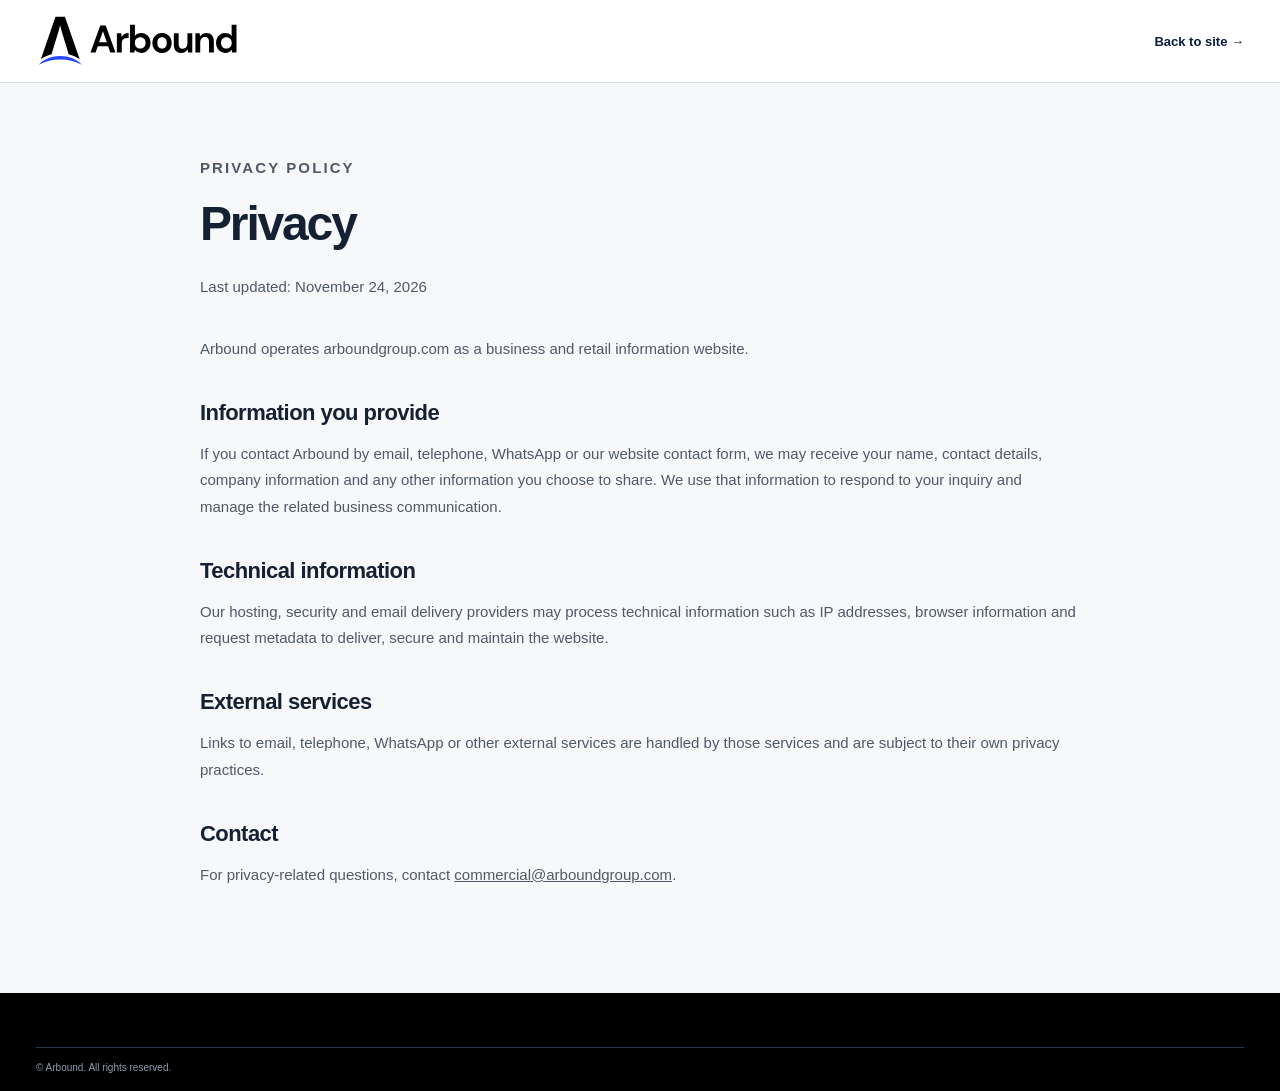
<file: privacy.html>
<!doctype html>
<html lang="en">
<head>
  <meta charset="utf-8">
  <meta name="viewport" content="width=device-width, initial-scale=1, viewport-fit=cover">
  <meta name="theme-color" content="#ffffff">
  <title>Privacy — Arbound</title>
  <link rel="icon" type="image/svg+xml" href="assets/favicon.svg">
  <link rel="stylesheet" href="styles.css">
</head>
<body class="legal-page">
  <header class="legal-header">
    <div class="wrap header-inner">
      <a class="brand" href="index.html" aria-label="Arbound home"><img src="assets/logo-horizontal-dark-blue.svg" alt="Arbound" width="210" height="56"></a>
      <a class="back-link" href="index.html">Back to site →</a>
    </div>
  </header>
  <main class="legal-main">
    <p class="eyebrow">Privacy policy</p>
    <h1>Privacy</h1>
    <p class="legal-meta">Last updated: November 24, 2026</p>
    
<p>Arbound operates arboundgroup.com as a business and retail information website.</p>
<h2>Information you provide</h2>
<p>If you contact Arbound by email, telephone, WhatsApp or our website contact form, we may receive your name, contact details, company information and any other information you choose to share. We use that information to respond to your inquiry and manage the related business communication.</p>
<h2>Technical information</h2>
<p>Our hosting, security and email delivery providers may process technical information such as IP addresses, browser information and request metadata to deliver, secure and maintain the website.</p>
<h2>External services</h2>
<p>Links to email, telephone, WhatsApp or other external services are handled by those services and are subject to their own privacy practices.</p>
<h2>Contact</h2>
<p>For privacy-related questions, contact <a href="mailto:commercial@arboundgroup.com">commercial@arboundgroup.com</a>.</p>
  </main>
  <footer class="site-footer">
    <div class="wrap footer-bottom"><span>© Arbound. All rights reserved.</span></div>
  </footer>
</body>
</html>
</file>
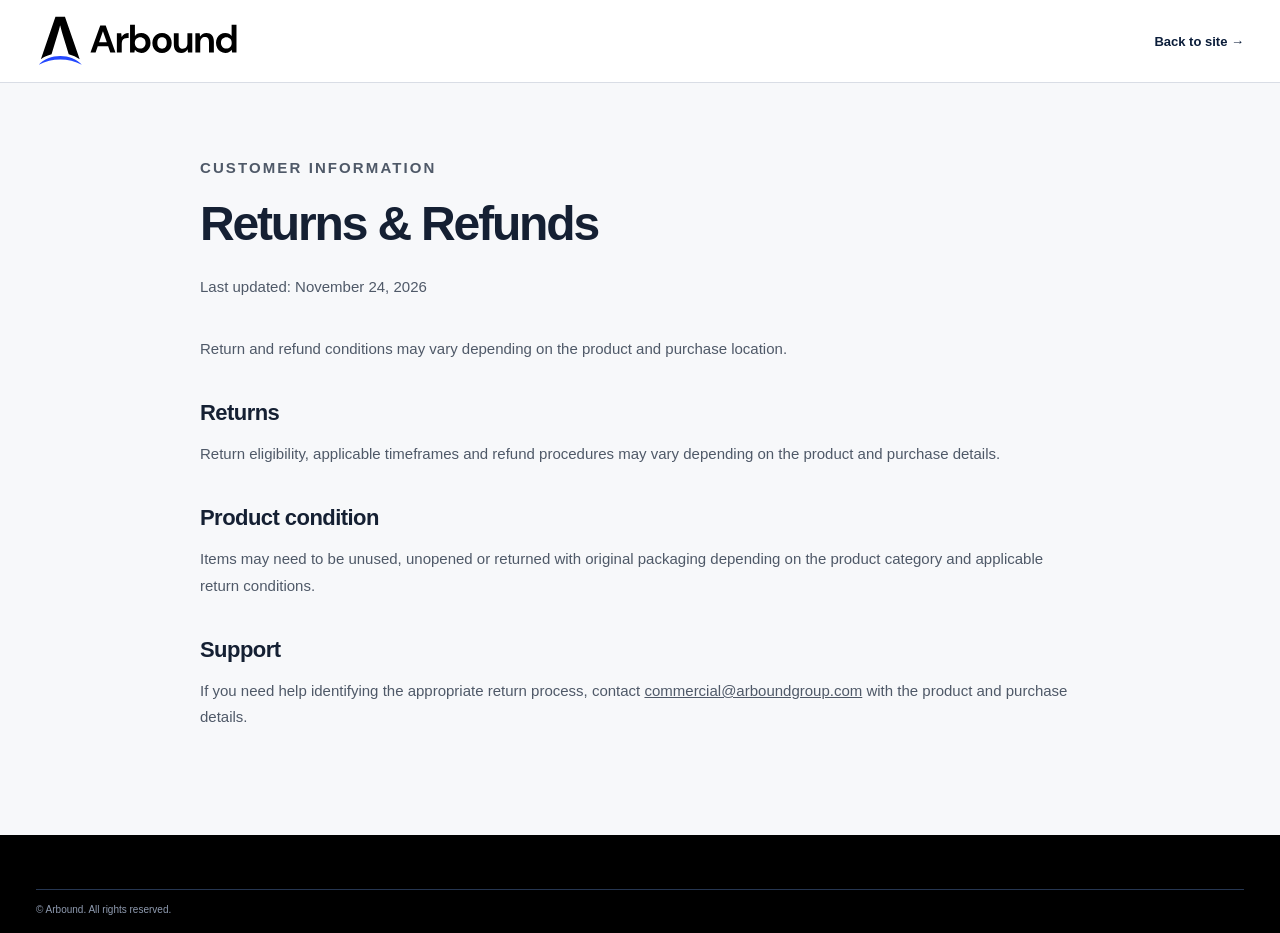
<file: returns.html>
<!doctype html>
<html lang="en">
<head>
  <meta charset="utf-8">
  <meta name="viewport" content="width=device-width, initial-scale=1, viewport-fit=cover">
  <meta name="theme-color" content="#ffffff">
  <title>Returns & Refunds — Arbound</title>
  <link rel="icon" type="image/svg+xml" href="assets/favicon.svg">
  <link rel="stylesheet" href="styles.css">
</head>
<body class="legal-page">
  <header class="legal-header">
    <div class="wrap header-inner">
      <a class="brand" href="index.html" aria-label="Arbound home"><img src="assets/logo-horizontal-dark-blue.svg" alt="Arbound" width="210" height="56"></a>
      <a class="back-link" href="index.html">Back to site →</a>
    </div>
  </header>
  <main class="legal-main">
    <p class="eyebrow">Customer information</p>
    <h1>Returns & Refunds</h1>
    <p class="legal-meta">Last updated: November 24, 2026</p>
    
<p>Return and refund conditions may vary depending on the product and purchase location.</p>
<h2>Returns</h2>
<p>Return eligibility, applicable timeframes and refund procedures may vary depending on the product and purchase details.</p>
<h2>Product condition</h2>
<p>Items may need to be unused, unopened or returned with original packaging depending on the product category and applicable return conditions.</p>
<h2>Support</h2>
<p>If you need help identifying the appropriate return process, contact <a href="mailto:commercial@arboundgroup.com">commercial@arboundgroup.com</a> with the product and purchase details.</p>
  </main>
  <footer class="site-footer">
    <div class="wrap footer-bottom"><span>© Arbound. All rights reserved.</span></div>
  </footer>
</body>
</html>
</file>
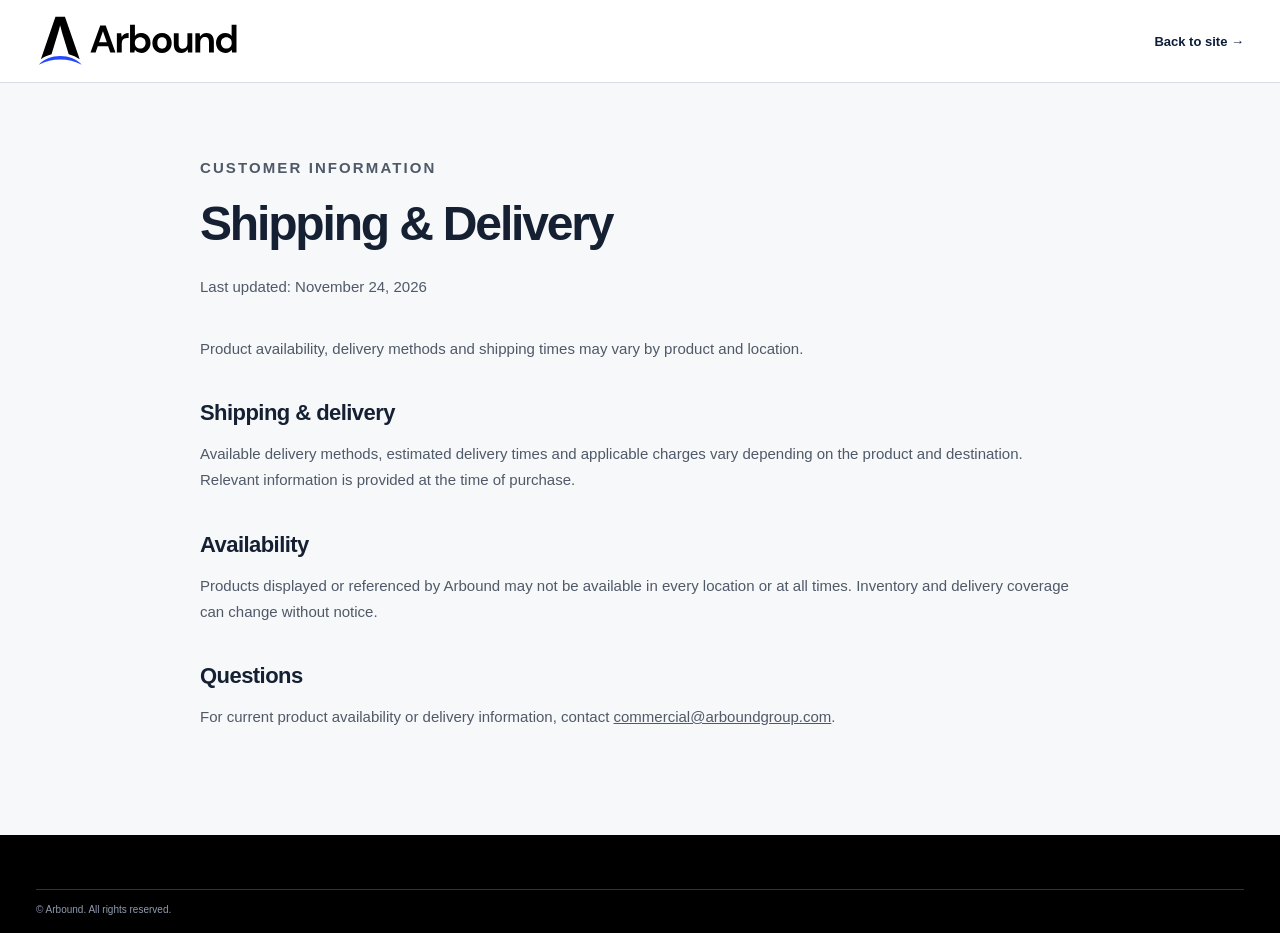
<file: shipping.html>
<!doctype html>
<html lang="en">
<head>
  <meta charset="utf-8">
  <meta name="viewport" content="width=device-width, initial-scale=1, viewport-fit=cover">
  <meta name="theme-color" content="#ffffff">
  <title>Shipping & Delivery — Arbound</title>
  <link rel="icon" type="image/svg+xml" href="assets/favicon.svg">
  <link rel="stylesheet" href="styles.css">
</head>
<body class="legal-page">
  <header class="legal-header">
    <div class="wrap header-inner">
      <a class="brand" href="index.html" aria-label="Arbound home"><img src="assets/logo-horizontal-dark-blue.svg" alt="Arbound" width="210" height="56"></a>
      <a class="back-link" href="index.html">Back to site →</a>
    </div>
  </header>
  <main class="legal-main">
    <p class="eyebrow">Customer information</p>
    <h1>Shipping & Delivery</h1>
    <p class="legal-meta">Last updated: November 24, 2026</p>
    
<p>Product availability, delivery methods and shipping times may vary by product and location.</p>
<h2>Shipping &amp; delivery</h2>
<p>Available delivery methods, estimated delivery times and applicable charges vary depending on the product and destination. Relevant information is provided at the time of purchase.</p>
<h2>Availability</h2>
<p>Products displayed or referenced by Arbound may not be available in every location or at all times. Inventory and delivery coverage can change without notice.</p>
<h2>Questions</h2>
<p>For current product availability or delivery information, contact <a href="mailto:commercial@arboundgroup.com">commercial@arboundgroup.com</a>.</p>
  </main>
  <footer class="site-footer">
    <div class="wrap footer-bottom"><span>© Arbound. All rights reserved.</span></div>
  </footer>
</body>
</html>
</file>
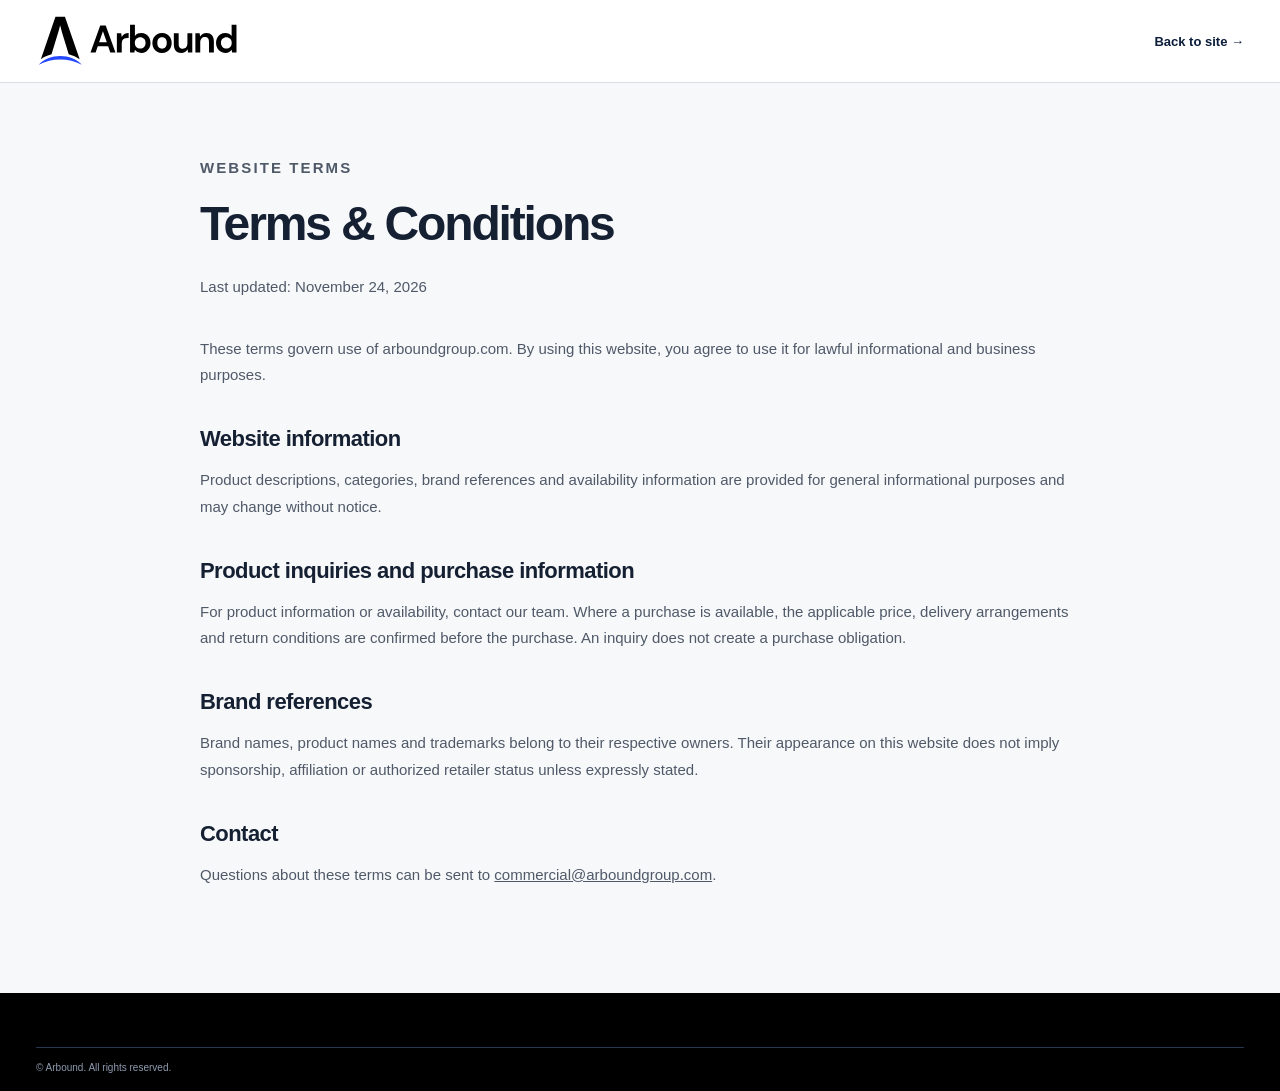
<file: terms.html>
<!doctype html>
<html lang="en">
<head>
  <meta charset="utf-8">
  <meta name="viewport" content="width=device-width, initial-scale=1, viewport-fit=cover">
  <meta name="theme-color" content="#ffffff">
  <title>Terms & Conditions — Arbound</title>
  <link rel="icon" type="image/svg+xml" href="assets/favicon.svg">
  <link rel="stylesheet" href="styles.css">
</head>
<body class="legal-page">
  <header class="legal-header">
    <div class="wrap header-inner">
      <a class="brand" href="index.html" aria-label="Arbound home"><img src="assets/logo-horizontal-dark-blue.svg" alt="Arbound" width="210" height="56"></a>
      <a class="back-link" href="index.html">Back to site →</a>
    </div>
  </header>
  <main class="legal-main">
    <p class="eyebrow">Website terms</p>
    <h1>Terms & Conditions</h1>
    <p class="legal-meta">Last updated: November 24, 2026</p>
    
<p>These terms govern use of arboundgroup.com. By using this website, you agree to use it for lawful informational and business purposes.</p>
<h2>Website information</h2>
<p>Product descriptions, categories, brand references and availability information are provided for general informational purposes and may change without notice.</p>
<h2>Product inquiries and purchase information</h2>
<p>For product information or availability, contact our team. Where a purchase is available, the applicable price, delivery arrangements and return conditions are confirmed before the purchase. An inquiry does not create a purchase obligation.</p>
<h2>Brand references</h2>
<p>Brand names, product names and trademarks belong to their respective owners. Their appearance on this website does not imply sponsorship, affiliation or authorized retailer status unless expressly stated.</p>
<h2>Contact</h2>
<p>Questions about these terms can be sent to <a href="mailto:commercial@arboundgroup.com">commercial@arboundgroup.com</a>.</p>
  </main>
  <footer class="site-footer">
    <div class="wrap footer-bottom"><span>© Arbound. All rights reserved.</span></div>
  </footer>
</body>
</html>
</file>
<file: styles.css>
:root{
  --navy:#0b1d3a;
  --blue:#2448ff;
  --blue-soft:#dfe6ff;
  --ink:#152033;
  --muted:#667085;
  --line:#d9dde5;
  --paper:#ffffff;
  --soft:#f6f7f9;
  --max:1440px;
}
*{box-sizing:border-box}
html{scroll-behavior:smooth;scroll-padding-top:82px}
body{
  margin:0;
  font-family:Arial,Helvetica,sans-serif;
  color:var(--ink);
  background:var(--paper);
  -webkit-font-smoothing:antialiased;
}
img{display:block;max-width:100%}
a{color:inherit;text-decoration:none}
button,input{font:inherit}
.skip-link{
  position:fixed;
  top:-50px;
  left:18px;
  z-index:999;
  background:#fff;
  color:#000;
  padding:10px 14px;
  border:1px solid #000;
}
.skip-link:focus{top:18px}
.wrap{
  width:min(calc(100% - 72px),var(--max));
  margin:0 auto;
}
.site-header{
  position:sticky;
  top:0;
  z-index:100;
  background:rgba(255,255,255,.97);
  border-bottom:1px solid var(--line);
  backdrop-filter:blur(10px);
}
.header-inner{
  min-height:82px;
  display:flex;
  align-items:center;
  gap:46px;
}
.brand img{width:205px;height:auto}
.primary-nav{
  display:flex;
  align-items:center;
  gap:46px;
  margin-left:28px;
  font-size:15px;
  font-weight:700;
}
.primary-nav a{padding:30px 0}
.primary-nav a:hover{color:var(--blue)}
.nav-toggle{
  display:none;
  margin-left:auto;
  width:44px;
  height:44px;
  border:1px solid var(--line);
  background:#fff;
  align-items:center;
  justify-content:center;
  flex-direction:column;
  gap:6px;
}
.nav-toggle span{width:21px;height:2px;background:var(--navy);display:block}

.hero{
  position:relative;
  min-height:560px;
  overflow:hidden;
  background:#111;
}
.hero-photo{
  position:absolute;
  inset:0;
  width:100%;
  height:100%;
  object-fit:cover;
  object-position:center 52%;
}
.hero-shade{
  position:absolute;
  inset:0;
  background:linear-gradient(90deg,rgba(9,17,28,.82) 0%,rgba(9,17,28,.67) 34%,rgba(9,17,28,.24) 67%,rgba(9,17,28,.08) 100%);
}
.hero-content{
  position:relative;
  z-index:1;
  min-height:560px;
  display:flex;
  flex-direction:column;
  align-items:flex-start;
  justify-content:center;
  color:#fff;
}
.kicker,.eyebrow{
  margin:0 0 16px;
  font-size:12px;
  line-height:1;
  font-weight:800;
  letter-spacing:.14em;
  text-transform:uppercase;
}
.hero h1{
  max-width:760px;
  margin:0;
  font-size:clamp(50px,5vw,78px);
  line-height:1.02;
  letter-spacing:-.045em;
  color:#fff;
}
.hero-copy{
  max-width:650px;
  margin:24px 0 30px;
  font-size:20px;
  line-height:1.5;
  color:rgba(255,255,255,.94);
}
.button{
  min-height:52px;
  display:inline-flex;
  align-items:center;
  justify-content:center;
  gap:28px;
  padding:0 24px;
  font-weight:800;
  font-size:14px;
  border-radius:5px;
  transition:transform .2s ease,background .2s ease,color .2s ease;
}
.button:hover{transform:translateY(-1px)}
.button-blue{background:var(--blue);color:#fff}
.button-blue:hover{background:#1938df}

.products-section{padding:44px 0 34px}
.section-heading{
  display:grid;
  grid-template-columns:1.1fr .9fr;
  gap:70px;
  align-items:end;
  margin-bottom:28px;
}
.section-heading h2,
.about-copy h2{
  margin:0;
  font-size:clamp(34px,3.3vw,52px);
  line-height:1.06;
  letter-spacing:-.04em;
}
.section-heading>p{
  margin:0;
  color:var(--muted);
  font-size:16px;
  line-height:1.65;
  max-width:620px;
}
.eyebrow{color:var(--blue)}
.category-grid{
  display:grid;
  grid-template-columns:repeat(4,1fr);
  gap:18px;
}
.category-card{
  position:relative;
  height:248px;
  overflow:hidden;
  border-radius:10px;
  background:#e6e7ea;
}
.category-card img{
  width:100%;
  height:100%;
  object-fit:cover;
  transition:transform .35s ease;
}
.category-card:hover img{transform:scale(1.025)}
.category-overlay{
  position:absolute;
  inset:0;
  background:linear-gradient(180deg,rgba(0,0,0,.02) 34%,rgba(0,0,0,.72) 100%);
  transition:background .28s ease;
}
.category-content{
  position:absolute;
  left:22px;
  right:22px;
  bottom:18px;
  color:#fff;
}
.category-label{
  font-size:18px;
  line-height:1.15;
  font-weight:800;
}
.category-description{
  max-width:290px;
  margin:9px 0 0;
  font-size:13px;
  line-height:1.42;
  color:rgba(255,255,255,.94);
  opacity:0;
  transform:translateY(7px);
  max-height:0;
  overflow:hidden;
  transition:opacity .24s ease,transform .24s ease,max-height .28s ease;
}
.category-card:hover .category-overlay,
.category-card:focus .category-overlay{
  background:linear-gradient(180deg,rgba(0,0,0,.13) 20%,rgba(0,0,0,.86) 100%);
}
.category-card:hover .category-description,
.category-card:focus .category-description{
  opacity:1;
  transform:translateY(0);
  max-height:90px;
}
.category-card:focus{outline:none}
.category-card:focus-visible{
  outline:3px solid var(--blue);
  outline-offset:3px;
}

.brands-section{
  padding:26px 0 22px;
  border-top:1px solid var(--line);
  border-bottom:1px solid var(--line);
  background:#fff;
}
.brands-row{
  display:grid;
  grid-template-columns:220px 1fr;
  gap:38px;
  align-items:center;
}
.brands-row h2{
  margin:0;
  font-size:25px;
  letter-spacing:-.03em;
}
.brand-list{
  display:flex;
  align-items:center;
  justify-content:space-between;
  gap:28px;
  flex-wrap:wrap;
}
.brand-name{
  font-size:25px;
  line-height:1;
  font-weight:800;
  letter-spacing:-.04em;
  white-space:nowrap;
}
.olay,.neutrogena{font-family:Georgia,"Times New Roman",serif;font-weight:500;color:#111}
.crest,.colgate{font-style:italic;color:#e11b22}
.gillette,.ziploc{font-style:italic;color:#173e88}
.kraft{color:#d51f2b}
.brand-note{
  margin-top:18px;
  color:#8a9099;
  font-size:10px;
  line-height:1.5;
}

.about-section{padding:54px 0}
.about-grid{
  display:grid;
  grid-template-columns:1fr 1.18fr .82fr;
  border:1px solid var(--line);
  background:#fff;
}
.about-photo{
  margin:0;
  min-height:350px;
  overflow:hidden;
  background:#eef0f3;
}
.about-photo img{width:100%;height:100%;object-fit:cover}
.about-copy{
  padding:36px 42px 30px;
  border-right:1px solid var(--line);
}
.about-copy h2{font-size:38px}
.about-lead{
  margin:20px 0 14px;
  font-size:17px;
  line-height:1.52;
  color:var(--ink);
}
.about-copy>p:not(.eyebrow):not(.about-lead){
  margin:0;
  color:var(--muted);
  font-size:14px;
  line-height:1.65;
}
.feature-row{
  display:grid;
  grid-template-columns:repeat(3,1fr);
  margin-top:36px;
  border-top:1px solid var(--line);
}
.feature{
  display:flex;
  align-items:center;
  gap:10px;
  padding:20px 12px 0 0;
  font-size:13px;
  line-height:1.25;
}
.feature+.feature{padding-left:14px;border-left:1px solid var(--line)}
.feature-icon{
  width:28px;
  height:28px;
  flex:none;
  display:grid;
  place-items:center;
  border:1px solid var(--navy);
  border-radius:50%;
  font-size:13px;
}
.contact-card{padding:34px 30px}
.contact-card h2{
  margin:0 0 24px;
  font-size:27px;
  letter-spacing:-.03em;
}
.contact-block{
  display:grid;
  grid-template-columns:34px 1fr;
  gap:14px;
  padding:18px 0;
  border-top:1px solid var(--line);
}
.contact-block:first-of-type{border-top:0;padding-top:0}
.flag{font-size:24px}
.contact-block div{display:flex;flex-direction:column;gap:5px}
.contact-block strong{font-size:16px}
.contact-block span:not(.flag){font-size:13px;color:var(--muted)}
.contact-block a{font-size:13px;line-height:1.4}
.contact-block a:hover{color:var(--blue)}

.business-strip{background:var(--navy);color:#fff;padding:28px 0}
.business-strip-inner{
  display:flex;
  align-items:center;
  justify-content:space-between;
  gap:28px;
}
.business-strip-inner>div{display:flex;flex-direction:column;gap:5px}
.business-strip-inner span{font-size:11px;letter-spacing:.11em;text-transform:uppercase;color:#b9c5df}
.business-strip-inner strong{font-size:22px}
.button-outline{border:1px solid #91a7ff;color:#fff}
.button-outline:hover{background:#fff;color:var(--navy)}

.site-footer{background:#000;color:#fff;padding:30px 0 18px}
.footer-main{
  display:flex;
  align-items:center;
  justify-content:space-between;
  gap:40px;
}
.footer-brand{
  display:flex;
  align-items:center;
  gap:18px;
}
.footer-brand img{width:150px;height:auto}
.footer-brand span{
  font-size:11px;
  color:#c0c9d8;
  border-left:1px solid #53617a;
  padding-left:18px;
}
.footer-nav{display:flex;gap:20px;flex-wrap:wrap;font-size:12px}
.footer-nav a:hover{color:#9fb0ff}
.footer-bottom{
  margin-top:24px;
  padding-top:14px;
  border-top:1px solid #263651;
  color:#8f9bb0;
  font-size:10px;
}

@media(max-width:1050px){
  .wrap{width:min(calc(100% - 44px),var(--max))}
  .primary-nav{gap:28px;margin-left:10px}
  .category-grid{grid-template-columns:repeat(2,1fr)}
  .about-grid{grid-template-columns:1fr 1.2fr}
  .contact-card{grid-column:1/-1;display:grid;grid-template-columns:180px 1fr 1fr;gap:28px;border-top:1px solid var(--line)}
  .contact-card h2{margin:0}
  .contact-block{padding:0;border-top:0;border-left:1px solid var(--line);padding-left:26px}
  .footer-main{align-items:flex-start}
  .footer-brand{flex-wrap:wrap}
}
@media(max-width:760px){
  html{scroll-padding-top:70px}
  .wrap{width:calc(100% - 32px)}
  .header-inner{min-height:70px}
  .brand img{width:165px}
  .nav-toggle{display:flex}
  .primary-nav{
    display:none;
    position:absolute;
    top:70px;
    left:0;
    right:0;
    margin:0;
    padding:10px 16px 18px;
    background:#fff;
    border-bottom:1px solid var(--line);
    flex-direction:column;
    align-items:stretch;
    gap:0;
  }
  .primary-nav.is-open{display:flex}
  .primary-nav a{padding:15px 8px;border-bottom:1px solid #eceff3}
  .primary-nav a:last-child{border-bottom:0}
  .hero,.hero-content{min-height:520px}
  .hero-photo{object-position:60% center}
  .hero-shade{background:linear-gradient(90deg,rgba(7,14,24,.87),rgba(7,14,24,.55))}
  .hero h1{font-size:46px}
  .hero-copy{font-size:17px;max-width:520px}
  .products-section{padding:36px 0 28px}
  .section-heading{grid-template-columns:1fr;gap:16px;margin-bottom:22px}
  .category-grid{grid-template-columns:1fr 1fr;gap:12px}
  .category-card{height:210px}
  .brands-row{grid-template-columns:1fr;gap:20px}
  .brand-list{justify-content:flex-start;gap:20px 28px}
  .about-grid{grid-template-columns:1fr}
  .about-photo{min-height:300px}
  .about-copy{border-right:0}
  .contact-card{
    grid-column:auto;
    grid-template-columns:1fr;
    gap:0;
    border-top:1px solid var(--line);
  }
  .contact-card h2{margin-bottom:18px}
  .contact-block{border-left:0;border-top:1px solid var(--line);padding:18px 0}
  .business-strip-inner{align-items:flex-start;flex-direction:column}
  .footer-main{flex-direction:column}
  .footer-brand{align-items:flex-start}
}
@media(max-width:480px){
  .wrap{width:calc(100% - 28px)}
  .brand img{width:150px}
  .hero,.hero-content{min-height:500px}
  .hero-content{padding:54px 0}
  .hero h1{font-size:39px;line-height:1.03}
  .hero-copy{font-size:16px;line-height:1.55;margin:20px 0 26px}
  .button{min-height:50px;padding:0 18px;font-size:13px}
  .category-grid{grid-template-columns:1fr}
  .category-card{height:205px}
  .brands-section{padding:24px 0 20px}
  .brands-row h2{font-size:23px}
  .brand-name{font-size:23px}
  .about-section{padding:36px 0}
  .about-photo{min-height:245px}
  .about-copy{padding:28px 22px}
  .about-copy h2{font-size:34px}
  .feature-row{grid-template-columns:1fr;margin-top:26px}
  .feature{padding:14px 0}
  .feature+.feature{padding-left:0;border-left:0;border-top:1px solid var(--line)}
  .contact-card{padding:28px 22px}
  .business-strip-inner strong{font-size:19px}
  .footer-brand{display:grid;gap:8px}
  .footer-brand span{border-left:0;padding-left:0}
  .footer-nav{gap:14px 18px}
}


/* Legal / service pages */
.legal-page{background:#f7f8fa;min-height:100vh}
.legal-header{background:#fff;border-bottom:1px solid var(--line)}
.legal-header .header-inner{justify-content:space-between}
.back-link{font-size:13px;font-weight:700;color:var(--navy)}
.back-link:hover{color:var(--blue)}
.legal-main{
  width:min(calc(100% - 40px),880px);
  margin:0 auto;
  padding:72px 0 90px;
}
.legal-main .eyebrow{margin-bottom:18px}
.legal-main h1{margin:0 0 24px;font-size:48px;letter-spacing:-.045em;line-height:1.05}
.legal-main h2{margin:38px 0 12px;font-size:22px;letter-spacing:-.025em}
.legal-main p,.legal-main li{font-size:15px;line-height:1.75;color:#4f5968}
.legal-main a{text-decoration:underline}
.legal-main ul{padding-left:20px}
.legal-meta{margin-bottom:36px;font-size:12px;color:#7c8490}
@media(max-width:480px){
  .legal-main{width:calc(100% - 28px);padding:48px 0 70px}
  .legal-main h1{font-size:38px}
}


/* Contact and inquiry additions */
.mailing-address{line-height:1.6;margin:4px 0;overflow-wrap:anywhere}
.contact-block a{overflow-wrap:anywhere}
.about-grid>*{min-width:0}
.inline-contact{color:var(--blue);text-decoration:underline;text-underline-offset:3px;overflow-wrap:anywhere}
.inquiry-section{padding:42px 0;background:var(--soft);border-top:1px solid var(--line)}
.inquiry-grid{display:grid;grid-template-columns:minmax(0,1fr) minmax(0,1.25fr);gap:48px;align-items:start}
.inquiry-grid h2{font-size:clamp(30px,3vw,42px);line-height:1.08;letter-spacing:-.035em;margin:0 0 15px}
.inquiry-grid p:not(.eyebrow){color:var(--muted);line-height:1.6}
.inquiry-form[hidden]{display:none!important}
.inquiry-form{display:grid;gap:14px;min-width:0}
.inquiry-fields{display:grid;grid-template-columns:repeat(2,minmax(0,1fr));gap:14px}
.inquiry-form label{display:grid;gap:7px;font-weight:700;font-size:13px;min-width:0}
.inquiry-form input,.inquiry-form select,.inquiry-form textarea{font:inherit;font-size:16px;box-sizing:border-box;width:100%;min-width:0;border:1px solid var(--line);background:#fff;color:var(--ink);border-radius:4px;padding:11px}
.inquiry-form textarea{resize:vertical}
.inquiry-form button{border:0;justify-self:start;cursor:pointer}
.inquiry-form button:disabled{opacity:.65;cursor:wait}
.inquiry-note{font-size:12px;margin:0}
.inquiry-note a{text-decoration:underline}
.inquiry-honeypot{position:absolute;left:-9999px;width:1px;height:1px;overflow:hidden}
#inquiry-status{font-size:14px;margin:0}
@media(max-width:760px){.inquiry-grid{grid-template-columns:minmax(0,1fr);gap:24px}.inquiry-section{padding:32px 0}}
@media(max-width:480px){.inquiry-fields{grid-template-columns:1fr}}
</file>
